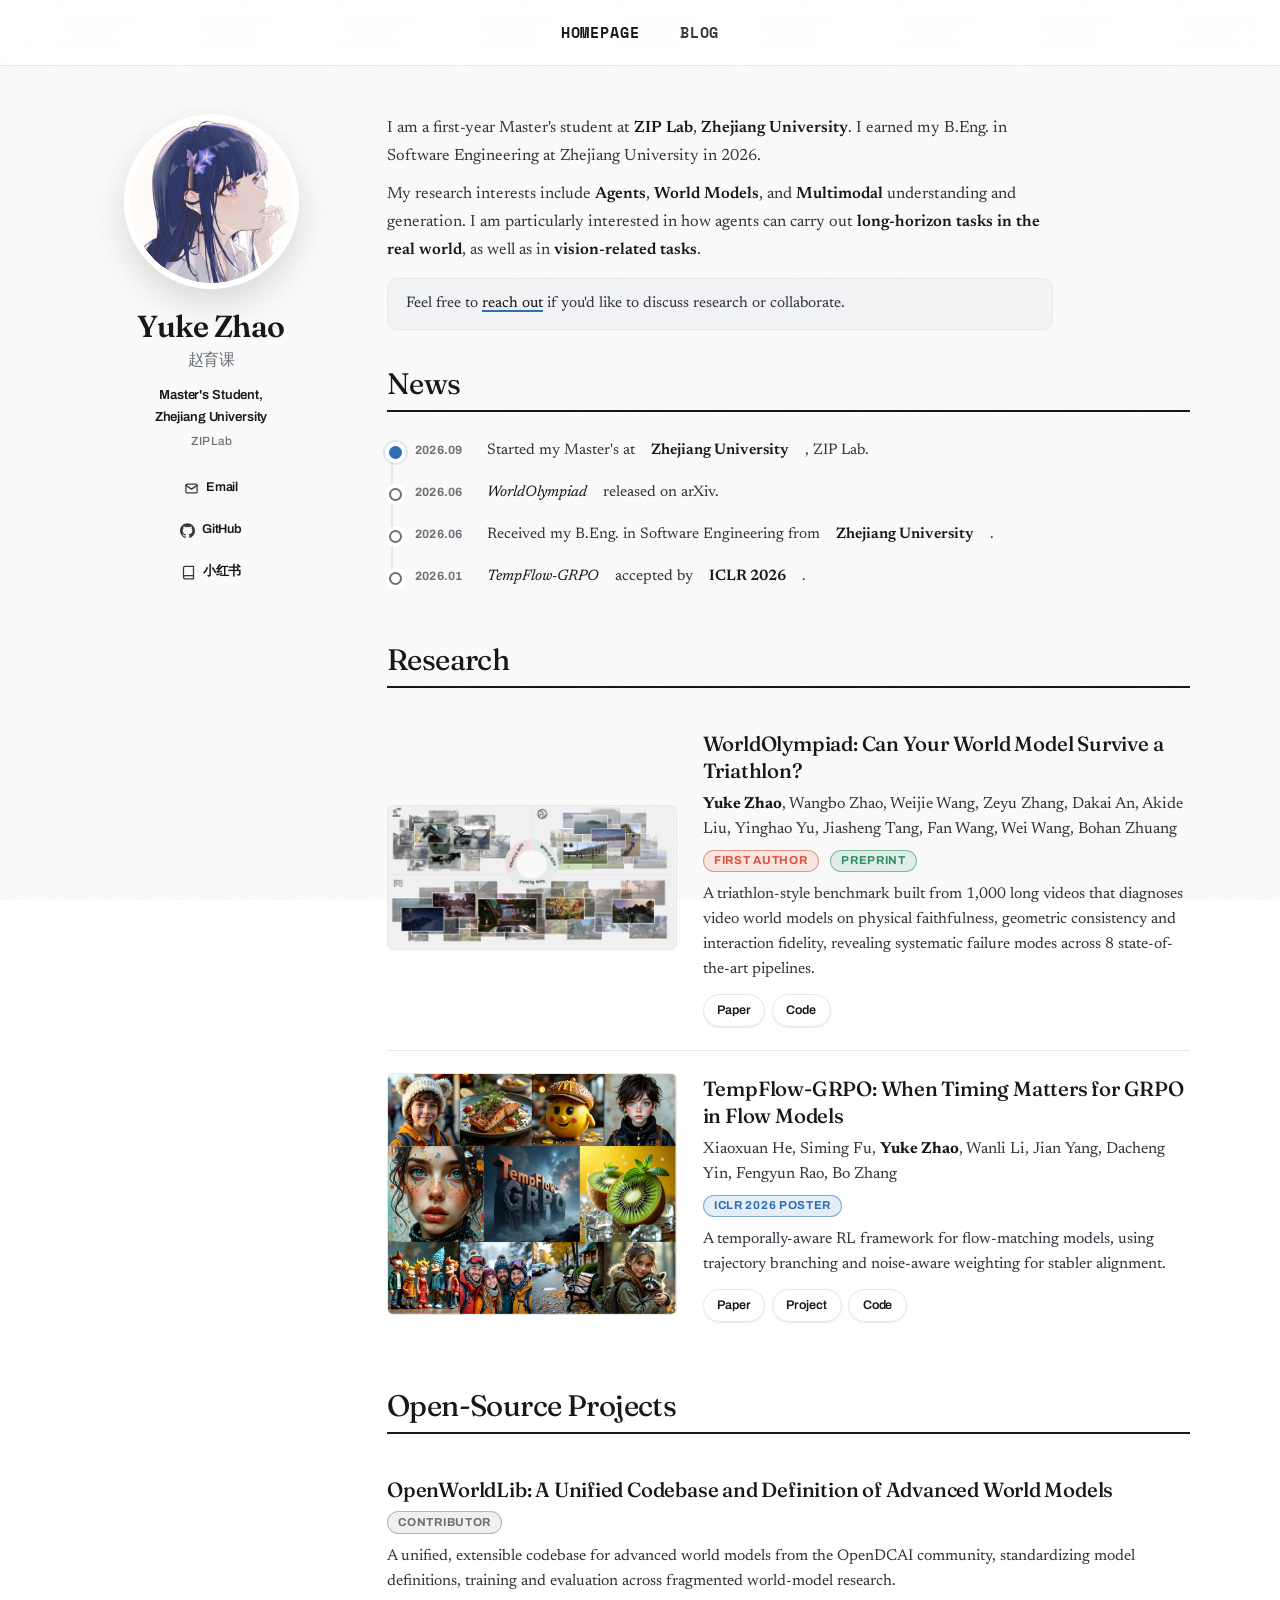
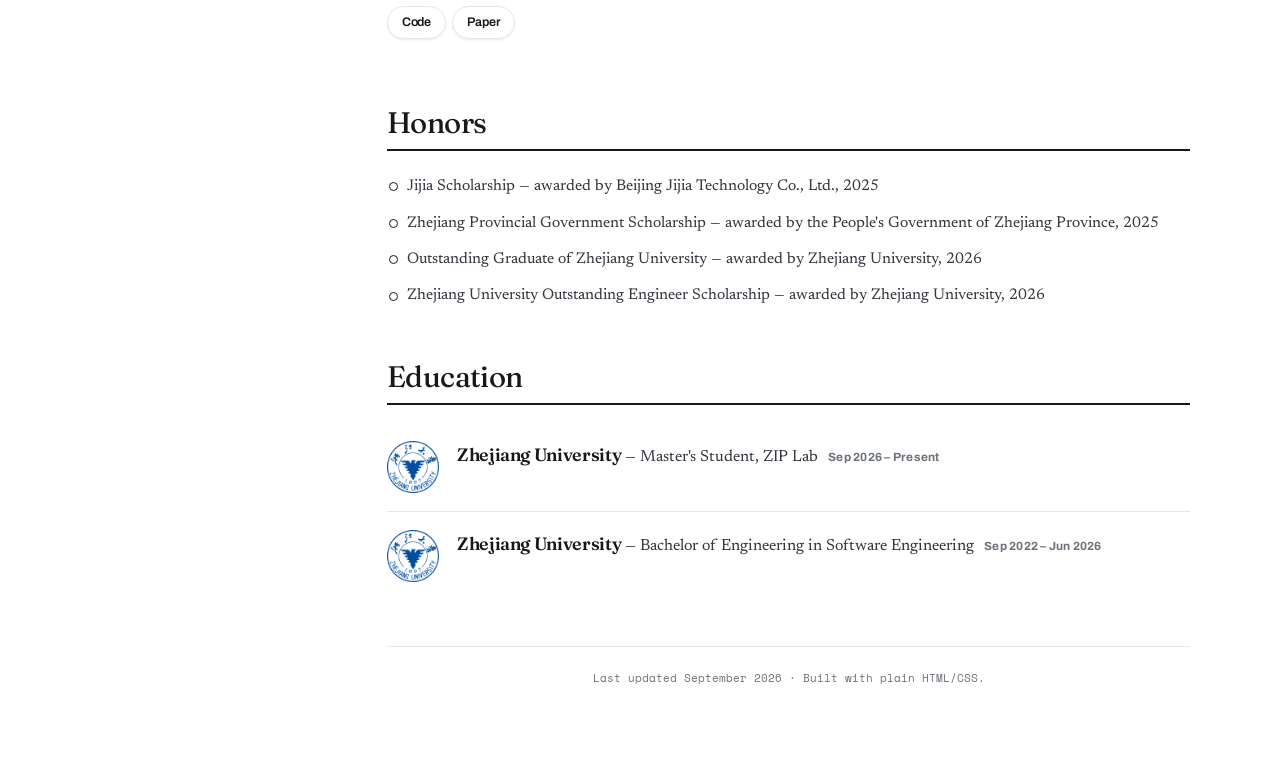
<file: index.html>
<!DOCTYPE html>
<html lang="en">
<head>
<meta charset="UTF-8">
<meta name="viewport" content="width=device-width, initial-scale=1.0">
<title>Yuke Zhao</title>
<meta name="description" content="Yuke Zhao — Master's student at Zhejiang University, ZIP Lab. Agents, World Models, Multimodal.">
<link rel="preconnect" href="https://fonts.googleapis.com">
<link rel="preconnect" href="https://fonts.gstatic.com" crossorigin>
<link href="https://fonts.googleapis.com/css2?family=Archivo:wght@500;600;700&family=Fraunces:ital,opsz,wght,WONK@0,9..144,300..900,0;0,9..144,300..900,1;1,9..144,300..900,0&family=Newsreader:ital,opsz,wght@0,6..72,200..600;1,6..72,200..600&family=Space+Mono:wght@400;700&display=swap" rel="stylesheet">
<link rel="stylesheet" href="style.css?v=5">
</head>
<body>

<nav class="topnav">
  <div class="topnav-inner topnav-minimal">
    <a href="#top" class="nav-home">Homepage</a>
    <a href="blog.html">Blog</a>
  </div>
</nav>

<div class="layout" id="top">

  <aside class="sidebar">
    <div class="author">
      <div class="author-avatar">
        <img src="assets/head.jpg" alt="Yuke Zhao">
      </div>
      <h1 class="author-name">Yuke Zhao <span class="cn">赵育课</span></h1>
      <p class="author-affil">Master's Student,<br>Zhejiang University</p>
      <p class="author-affil-sub">ZIP Lab</p>
      <ul class="author-links">
        <li><a href="mailto:yukezhao37@gmail.com"><svg class="link-ico" width="15" height="15" viewBox="0 0 24 24" fill="none" stroke="currentColor" stroke-width="2" stroke-linecap="round" stroke-linejoin="round"><rect x="3" y="5" width="18" height="14" rx="2"/><path d="m3 7 9 6 9-6"/></svg>Email</a></li>
        <li><a href="https://github.com/hzeroyuke" target="_blank" rel="noopener"><svg class="link-ico" width="15" height="15" viewBox="0 0 24 24" fill="currentColor"><path d="M12 .5C5.37.5 0 5.87 0 12.5c0 5.3 3.44 9.8 8.21 11.39.6.11.82-.26.82-.58v-2.03c-3.34.73-4.04-1.61-4.04-1.61-.55-1.39-1.34-1.76-1.34-1.76-1.09-.75.08-.73.08-.73 1.21.09 1.84 1.24 1.84 1.24 1.07 1.84 2.81 1.31 3.5 1 .11-.78.42-1.31.76-1.61-2.67-.3-5.47-1.33-5.47-5.93 0-1.31.47-2.38 1.24-3.22-.12-.3-.54-1.52.12-3.17 0 0 1.01-.32 3.3 1.23a11.5 11.5 0 0 1 6 0c2.29-1.55 3.3-1.23 3.3-1.23.66 1.65.24 2.87.12 3.17.77.84 1.24 1.91 1.24 3.22 0 4.61-2.8 5.62-5.48 5.92.43.37.81 1.1.81 2.22v3.29c0 .32.22.7.82.58C20.56 22.29 24 17.79 24 12.5 24 5.87 18.63.5 12 .5z"/></svg>GitHub</a></li>
        <li><a href="https://www.xiaohongshu.com/user/profile/662a47050000000007005642" target="_blank" rel="noopener"><svg class="link-ico" width="15" height="15" viewBox="0 0 24 24" fill="none" stroke="currentColor" stroke-width="2" stroke-linecap="round" stroke-linejoin="round"><path d="M4 19.5A2.5 2.5 0 0 1 6.5 17H20"/><path d="M6.5 2H20v20H6.5A2.5 2.5 0 0 1 4 19.5v-15A2.5 2.5 0 0 1 6.5 2z"/></svg>小红书</a></li>
      </ul>
    </div>
  </aside>

  <main class="content">

  <section class="about" id="about">
    <p class="bio">
      I am a first-year Master's student at <strong>ZIP Lab</strong>,
      <strong>Zhejiang University</strong>.
      I earned my B.Eng. in Software Engineering at Zhejiang University in 2026.
    </p>
    <p class="bio">
      My research interests include <strong>Agents</strong>, <strong>World Models</strong>,
      and <strong>Multimodal</strong> understanding and generation. I am particularly
      interested in how agents can carry out <strong>long-horizon tasks in the real world</strong>,
      as well as in <strong>vision-related tasks</strong>.
    </p>
    <p class="bio bio-cta">
      Feel free to <a href="mailto:yukezhao37@gmail.com">reach out</a> if you'd like to discuss research or collaborate.
    </p>
  </section>

  <section class="news" id="news">
    <h2>News</h2>
    <ul>
      <li><span class="date">2026.09</span> Started my Master's at <strong>Zhejiang University</strong>, ZIP Lab.</li>
      <li><span class="date">2026.06</span> <em>WorldOlympiad</em> released on arXiv.</li>
      <li><span class="date">2026.06</span> Received my B.Eng. in Software Engineering from <strong>Zhejiang University</strong>.</li>
      <li><span class="date">2026.01</span> <em>TempFlow-GRPO</em> accepted by <strong>ICLR 2026</strong>.</li>
    </ul>
  </section>

  <section class="pubs" id="research">
    <h2>Research</h2>

    <div class="thread">
      <div class="pub">
        <div class="pub-thumb center"><img src="assets/fig_worldolympiad.png" alt="WorldOlympiad"></div>
        <div class="pub-body">
          <p class="pub-title"><a href="https://arxiv.org/abs/2606.11129" target="_blank" rel="noopener">WorldOlympiad: Can Your World Model Survive a Triathlon?</a></p>
          <p class="pub-authors"><strong>Yuke Zhao</strong>, Wangbo Zhao, Weijie Wang, Zeyu Zhang, Dakai An, Akide Liu, Yinghao Yu, Jiasheng Tang, Fan Wang, Wei Wang, Bohan Zhuang</p>
          <p class="pub-venue"><span class="badge first">First Author</span> <span class="badge report">Preprint</span></p>
          <p class="pub-tldr">A triathlon-style benchmark built from 1,000 long videos that diagnoses video world models on physical faithfulness, geometric consistency and interaction fidelity, revealing systematic failure modes across 8 state-of-the-art pipelines.</p>
          <p class="pub-links"><a href="https://arxiv.org/abs/2606.11129" target="_blank" rel="noopener">Paper</a> <span class="sep">·</span> <a href="https://github.com/alibaba-damo-academy/WorldOlympiad" target="_blank" rel="noopener">Code</a></p>
        </div>
      </div>

      <div class="pub">
        <div class="pub-thumb"><img src="assets/fig_tempflow.png" alt="TempFlow-GRPO"></div>
        <div class="pub-body">
          <p class="pub-title"><a href="https://arxiv.org/abs/2508.04324" target="_blank" rel="noopener">TempFlow-GRPO: When Timing Matters for GRPO in Flow Models</a></p>
          <p class="pub-authors">Xiaoxuan He, Siming Fu, <strong>Yuke Zhao</strong>, Wanli Li, Jian Yang, Dacheng Yin, Fengyun Rao, Bo Zhang</p>
          <p class="pub-venue"><span class="badge conf">ICLR 2026 Poster</span></p>
          <p class="pub-tldr">A temporally-aware RL framework for flow-matching models, using trajectory branching and noise-aware weighting for stabler alignment.</p>
          <p class="pub-links"><a href="https://arxiv.org/abs/2508.04324" target="_blank" rel="noopener">Paper</a> <span class="sep">·</span> <a href="https://tempflowgrpo.github.io/" target="_blank" rel="noopener">Project</a> <span class="sep">·</span> <a href="https://github.com/Shredded-Pork/TempFlow-GRPO" target="_blank" rel="noopener">Code</a></p>
        </div>
      </div>
    </div>
  </section>

  <section class="pubs" id="opensource">
    <h2>Open-Source Projects</h2>

    <div class="pub no-thumb">
      <div class="pub-body">
        <p class="pub-title"><a href="https://github.com/OpenDCAI/OpenWorldLib" target="_blank" rel="noopener">OpenWorldLib: A Unified Codebase and Definition of Advanced World Models</a></p>
        <p class="pub-venue"><span class="badge contrib">Contributor</span></p>
        <p class="pub-tldr">A unified, extensible codebase for advanced world models from the OpenDCAI community, standardizing model definitions, training and evaluation across fragmented world-model research.</p>
        <p class="pub-links"><a href="https://github.com/OpenDCAI/OpenWorldLib" target="_blank" rel="noopener">Code</a> <span class="sep">·</span> <a href="https://arxiv.org/abs/2604.04707" target="_blank" rel="noopener">Paper</a></p>
      </div>
    </div>
  </section>

  <section class="misc" id="honors">
    <h2>Honors</h2>
    <ul class="honors">
      <li>Jijia Scholarship — awarded by Beijing Jijia Technology Co., Ltd., 2025</li>
      <li>Zhejiang Provincial Government Scholarship — awarded by the People's Government of Zhejiang Province, 2025</li>
      <li>Outstanding Graduate of Zhejiang University — awarded by Zhejiang University, 2026</li>
      <li>Zhejiang University Outstanding Engineer Scholarship — awarded by Zhejiang University, 2026</li>
    </ul>
  </section>

  <section class="misc" id="education">
    <h2>Education</h2>
    <ul class="edu">
      <li>
        <span class="edu-logo"><img src="assets/zju.png" alt="ZJU"></span>
        <span class="edu-text"><strong>Zhejiang University</strong> — Master's Student, ZIP Lab <span class="edu-date">Sep 2026 – Present</span></span>
      </li>
      <li>
        <span class="edu-logo"><img src="assets/zju.png" alt="ZJU"></span>
        <span class="edu-text"><strong>Zhejiang University</strong> — Bachelor of Engineering in Software Engineering <span class="edu-date">Sep 2022 – Jun 2026</span></span>
      </li>
    </ul>
  </section>

  <footer>
    <p>Last updated September 2026 · Built with plain HTML/CSS.</p>
  </footer>

  </main>
</div>
</body>
</html>
</file>
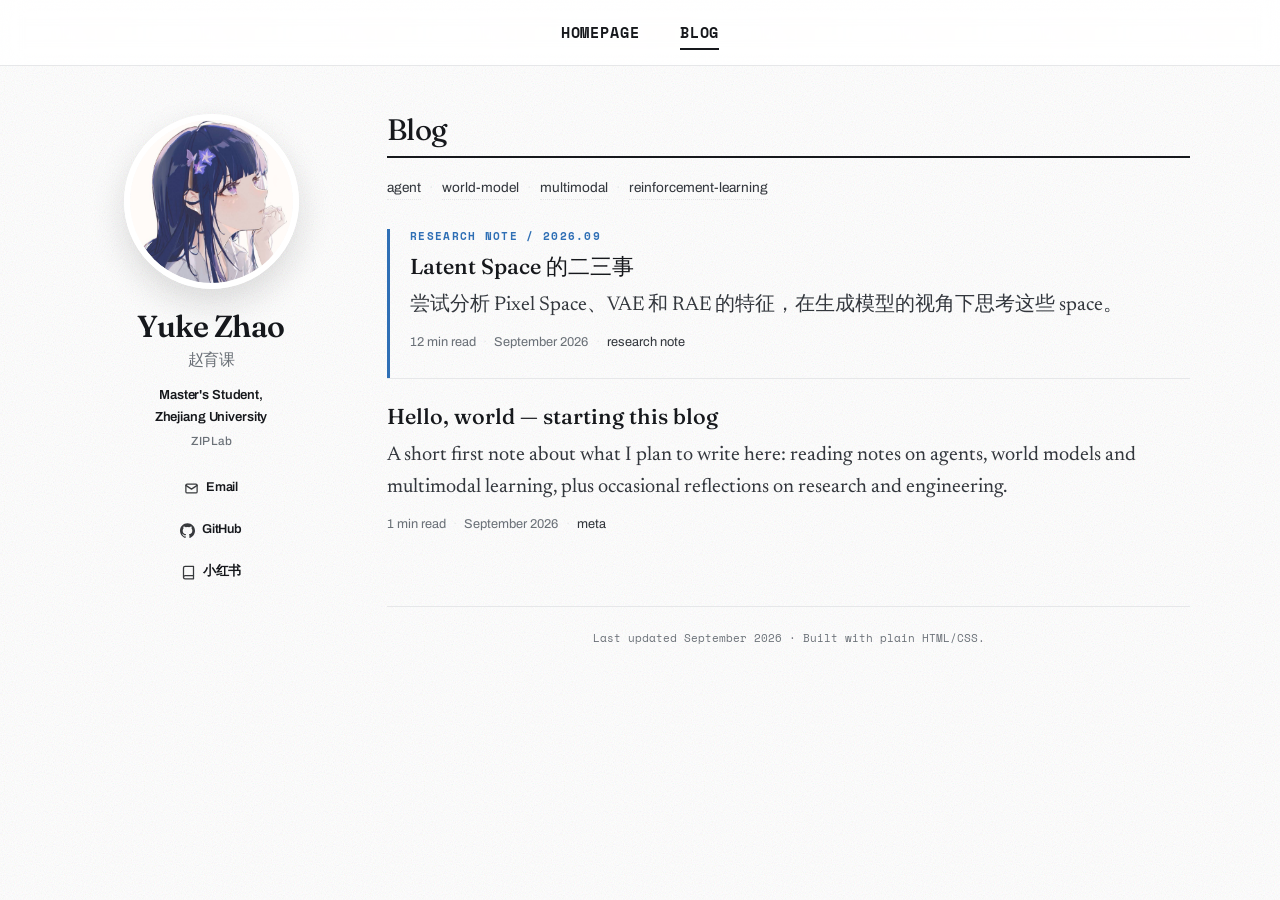
<file: blog.html>
<!DOCTYPE html>
<html lang="en">
<head>
<meta charset="UTF-8">
<meta name="viewport" content="width=device-width, initial-scale=1.0">
<title>Blog · Yuke Zhao</title>
<meta name="description" content="Yuke Zhao's blog — notes on agents, world models and multimodal learning.">
<link rel="preconnect" href="https://fonts.googleapis.com">
<link rel="preconnect" href="https://fonts.gstatic.com" crossorigin>
<link href="https://fonts.googleapis.com/css2?family=Archivo:wght@500;600;700&family=Fraunces:ital,opsz,wght,WONK@0,9..144,300..900,0;0,9..144,300..900,1;1,9..144,300..900,0&family=Newsreader:ital,opsz,wght@0,6..72,200..600;1,6..72,200..600&family=Space+Mono:wght@400;700&display=swap" rel="stylesheet">
<link rel="stylesheet" href="style.css?v=5">
</head>
<body>

<nav class="topnav">
  <div class="topnav-inner topnav-minimal">
    <a href="index.html" class="nav-home">Homepage</a>
    <a href="blog.html" class="active">Blog</a>
  </div>
</nav>

<div class="layout" id="top">

  <aside class="sidebar">
    <div class="author">
      <div class="author-avatar">
        <img src="assets/head.jpg" alt="Yuke Zhao">
      </div>
      <h1 class="author-name">Yuke Zhao <span class="cn">赵育课</span></h1>
      <p class="author-affil">Master's Student,<br>Zhejiang University</p>
      <p class="author-affil-sub">ZIP Lab</p>
      <ul class="author-links">
        <li><a href="mailto:yukezhao37@gmail.com"><svg class="link-ico" width="15" height="15" viewBox="0 0 24 24" fill="none" stroke="currentColor" stroke-width="2" stroke-linecap="round" stroke-linejoin="round"><rect x="3" y="5" width="18" height="14" rx="2"/><path d="m3 7 9 6 9-6"/></svg>Email</a></li>
        <li><a href="https://github.com/hzeroyuke" target="_blank" rel="noopener"><svg class="link-ico" width="15" height="15" viewBox="0 0 24 24" fill="currentColor"><path d="M12 .5C5.37.5 0 5.87 0 12.5c0 5.3 3.44 9.8 8.21 11.39.6.11.82-.26.82-.58v-2.03c-3.34.73-4.04-1.61-4.04-1.61-.55-1.39-1.34-1.76-1.34-1.76-1.09-.75.08-.73.08-.73 1.21.09 1.84 1.24 1.84 1.24 1.07 1.84 2.81 1.31 3.5 1 .11-.78.42-1.31.76-1.61-2.67-.3-5.47-1.33-5.47-5.93 0-1.31.47-2.38 1.24-3.22-.12-.3-.54-1.52.12-3.17 0 0 1.01-.32 3.3 1.23a11.5 11.5 0 0 1 6 0c2.29-1.55 3.3-1.23 3.3-1.23.66 1.65.24 2.87.12 3.17.77.84 1.24 1.91 1.24 3.22 0 4.61-2.8 5.62-5.48 5.92.43.37.81 1.1.81 2.22v3.29c0 .32.22.7.82.58C20.56 22.29 24 17.79 24 12.5 24 5.87 18.63.5 12 .5z"/></svg>GitHub</a></li>
        <li><a href="https://www.xiaohongshu.com/user/profile/662a47050000000007005642" target="_blank" rel="noopener"><svg class="link-ico" width="15" height="15" viewBox="0 0 24 24" fill="none" stroke="currentColor" stroke-width="2" stroke-linecap="round" stroke-linejoin="round"><path d="M4 19.5A2.5 2.5 0 0 1 6.5 17H20"/><path d="M6.5 2H20v20H6.5A2.5 2.5 0 0 1 4 19.5v-15A2.5 2.5 0 0 1 6.5 2z"/></svg>小红书</a></li>
      </ul>
    </div>
  </aside>

  <main class="content">

  <section class="blog" id="blog">
    <h2>Blog</h2>

    <div class="blog-tags">
      <a href="#">agent</a><span>&middot;</span>
      <a href="#">world-model</a><span>&middot;</span>
      <a href="#">multimodal</a><span>&middot;</span>
      <a href="#">reinforcement-learning</a>
    </div>

    <ul class="blog-list">
      <li class="blog-post featured">
        <p class="blog-kicker">Research note / 2026.09</p>
        <h3 class="blog-title"><a href="latent-space.html">Latent Space 的二三事</a></h3>
        <p class="blog-summary">尝试分析 Pixel Space、VAE 和 RAE 的特征，在生成模型的视角下思考这些 space。</p>
        <p class="blog-meta">
          <span>12 min read</span> <span class="sep">&middot;</span> <span>September 2026</span>
          <span class="sep">&middot;</span> <span class="blog-cat">research note</span>
        </p>
      </li>
      <li class="blog-post">
        <h3 class="blog-title"><a href="#">Hello, world &mdash; starting this blog</a></h3>
        <p class="blog-summary">A short first note about what I plan to write here: reading notes on agents, world models and multimodal learning, plus occasional reflections on research and engineering.</p>
        <p class="blog-meta">
          <span>1 min read</span> <span class="sep">&middot;</span> <span>September 2026</span>
          <span class="sep">&middot;</span> <span class="blog-cat">meta</span>
        </p>
      </li>
    </ul>

  </section>

  <footer>
    <p>Last updated September 2026 &middot; Built with plain HTML/CSS.</p>
  </footer>

  </main>
</div>
</body>
</html>
</file>
<file: style.css>
/* =====================================================================
   Wanli Li — academic homepage
   Aesthetic: ink-on-paper, editorial serif, monochrome with blue pops
   Fonts: Fraunces (display) · Newsreader (body) · Space Mono / Archivo (labels)
   ===================================================================== */

:root {
  /* --- ink & paper --- */
  --ink: #16181c;
  --soft: #33373d;
  --faint: #6b7178;
  --line: #e6e7e9;
  --bg: #ffffff;
  --bg-2: #f2f3f4;
  --card: #ffffff;

  /* --- functional accent (links, active states) --- */
  --accent: #2f6fb5;
  --accent-soft: rgba(47, 111, 181, 0.12);

  /* --- pops --- */
  --pop-red: #e0503a;
  --pop-blue: #2f6fb5;
  --pop-amber: #e0a12b;
  --pop-green: #2f9068;
  --marker: rgba(224, 161, 43, 0.28);

  /* --- type --- */
  --font-display: "Fraunces", Georgia, serif;
  --font-body: "Newsreader", Georgia, serif;
  --font-mono: "Space Mono", "SFMono-Regular", monospace;
  --font-ui: "Archivo", -apple-system, BlinkMacSystemFont, sans-serif;
  --font-name: "Fraunces", Georgia, serif;

  --radius: 12px;
  --ease: cubic-bezier(0.22, 1, 0.36, 1);
}

* { box-sizing: border-box; margin: 0; padding: 0; }

html { scroll-behavior: smooth; }

body {
  font-family: var(--font-body);
  color: var(--ink);
  background: var(--bg);
  line-height: 1.7;
  font-size: 20px;
  font-weight: 420;
  font-optical-sizing: auto;
  -webkit-font-smoothing: antialiased;
  overflow-x: hidden;
}

/* paper grain overlay */
body::before {
  content: "";
  position: fixed;
  inset: 0;
  z-index: 1;
  pointer-events: none;
  opacity: 0.4;
  mix-blend-mode: multiply;
  background-image: url("data:image/svg+xml,%3Csvg xmlns='http://www.w3.org/2000/svg' width='140' height='140'%3E%3Cfilter id='n'%3E%3CfeTurbulence type='fractalNoise' baseFrequency='0.9' numOctaves='2' stitchTiles='stitch'/%3E%3C/filter%3E%3Crect width='100%25' height='100%25' filter='url(%23n)' opacity='0.4'/%3E%3C/svg%3E");
}

a {
  color: var(--accent);
  text-decoration: none;
  border-bottom: 1px solid transparent;
  transition: border-color .15s var(--ease), color .15s var(--ease);
}
a:hover { border-bottom-color: var(--accent); }

/* ---------- TOP NAV ---------- */
.topnav {
  position: sticky;
  top: 0;
  z-index: 100;
  background: rgba(255,255,255,0.85);
  backdrop-filter: blur(10px) saturate(1.3);
  border-bottom: 1px solid var(--line);
}
.topnav-inner {
  max-width: 1180px;
  margin: 0 auto;
  padding: 13px 40px;
  display: flex;
  gap: 26px;
  font-family: var(--font-mono);
  font-size: 0.72rem;
  letter-spacing: 0.02em;
}
.topnav a {
  position: relative;
  color: var(--faint);
  border-bottom: none;
  padding: 2px 0;
  transition: color .3s var(--ease);
}
.topnav a::after {
  content: "";
  position: absolute;
  left: 0;
  bottom: -1px;
  width: 100%;
  height: 1.5px;
  background: var(--ink);
  transform: scaleX(0);
  transform-origin: left;
  transition: transform .32s var(--ease);
}
.topnav a:hover { color: var(--ink); border-bottom: none; }
.topnav a:hover::after { transform: scaleX(1); }
.topnav .nav-home { color: var(--ink); font-weight: 700; }

/* ---------- TWO-COLUMN LAYOUT ---------- */
.layout {
  max-width: 1180px;
  margin: 0 auto;
  padding: 48px 40px 80px;
  display: flex;
  align-items: flex-start;
  position: relative;
  z-index: 2;
}
.sidebar {
  width: 22%;
  flex-shrink: 0;
  position: sticky;
  top: 80px;
  text-align: center;
}
.content {
  width: 78%;
  padding-left: 5%;
}

/* ---------- SIDEBAR / AUTHOR ---------- */
.author-avatar {
  width: 175px;
  height: 175px;
  margin: 0 auto 18px;
  border-radius: 50%;
  overflow: hidden;
  padding: 0;
  border: 6px solid var(--card);
  box-shadow: 0 14px 34px rgba(20,24,24,0.14);
  transition: box-shadow .35s var(--ease);
}
.author-avatar:hover { box-shadow: 0 18px 40px rgba(20,24,24,0.2); }
.author-avatar img { width: 100%; height: 100%; object-fit: cover; border-radius: 50%; display: block; }

.author-name {
  font-family: var(--font-name);
  font-size: 1.9rem;
  font-weight: 600;
  line-height: 1.15;
  letter-spacing: -0.015em;
  color: var(--ink);
  margin-bottom: 12px;
  padding: 0.06em 0.04em 0.12em;
}
.author-name .cn {
  display: block;
  font-family: var(--font-display);
  font-size: 1rem;
  font-weight: 400;
  color: var(--faint);
  margin-top: 6px;
}

.author-affil {
  font-family: var(--font-ui);
  font-size: 0.82rem;
  color: var(--ink);
  font-weight: 600;
  letter-spacing: -0.01em;
  margin-bottom: 3px;
}
.author-affil-sub {
  font-family: var(--font-ui);
  font-size: 0.74rem;
  font-weight: 500;
  color: var(--faint);
  margin-bottom: 18px;
}

.author-links { list-style: none; }
.author-links li { padding: 4px 0; }
.author-links a {
  font-family: var(--font-ui);
  font-size: 0.8rem;
  font-weight: 600;
  letter-spacing: -0.01em;
  color: var(--ink);
  border-bottom: none;
  transition: color .3s var(--ease);
}
.author-links a:hover { color: var(--faint); border-bottom: none; }

/* ---------- BIO ---------- */
.bio {
  font-size: 1.02rem;
  line-height: 1.72;
  color: var(--soft);
  max-width: 74ch;
  margin-bottom: 10px;
}
.bio strong { font-weight: 600; color: var(--ink); }
.bio em { font-style: italic; color: var(--ink); }
.bio a {
  color: var(--ink);
  border-bottom: none;
  text-decoration: underline;
  text-decoration-color: var(--pop-blue);
  text-decoration-thickness: 1.5px;
  text-underline-offset: 2.5px;
  text-decoration-skip-ink: none;
}
.bio a:hover { color: var(--pop-blue); text-decoration-thickness: 2px; }
.bio-cta {
  margin-top: 14px;
  padding: 12px 18px;
  background: var(--bg-2);
  border: 1.5px solid var(--line);
  border-radius: 10px;
  font-size: 0.95rem;
  color: var(--soft);
}
.nowrap { white-space: nowrap; }

/* ---------- SECTION HEADERS ---------- */
h2 {
  font-family: var(--font-display);
  font-size: 1.85rem;
  font-weight: 450;
  letter-spacing: -0.02em;
  line-height: 1.08;
  font-variation-settings: "opsz" 30, "wght" 450, "WONK" 0;
  margin-bottom: 18px;
  padding-bottom: 10px;
  border-bottom: 2.5px solid var(--ink);
}
section { margin-bottom: 46px; scroll-margin-top: 4.5rem; }
.about { margin-bottom: 38px; }

/* ---------- NEWS (timeline) ---------- */
.news ul, .misc ul { list-style: none; }
.news ul { position: relative; padding-left: 2px; }
.news ul::before {
  content: "";
  position: absolute;
  top: 1rem;
  bottom: 1rem;
  left: 4px;
  width: 1.5px;
  background: var(--line);
}
.news li {
  position: relative;
  display: flex;
  gap: 16px;
  padding: 8px 0 8px 26px;
  font-size: 0.95rem;
  color: var(--soft);
  align-items: baseline;
}
.news li::before {
  content: "";
  position: absolute;
  left: 0;
  top: 1rem;
  width: 9px;
  height: 9px;
  border-radius: 50%;
  background: var(--card);
  border: 2px solid var(--faint);
  box-shadow: 0 0 0 4px var(--card);
  z-index: 1;
  transition: transform .25s var(--ease), border-color .25s var(--ease), background .25s var(--ease);
}
.news li:first-child::before {
  background: var(--pop-blue);
  border-color: var(--pop-blue);
  box-shadow: 0 0 0 4px var(--card), 0 0 0 6px var(--accent-soft);
}
.news li:hover::before {
  transform: scale(1.25);
  border-color: var(--pop-blue);
  background: var(--pop-blue);
}
.news strong { color: var(--ink); font-weight: 600; }
.news em { font-style: italic; color: var(--ink); }
.date {
  flex-shrink: 0;
  font-family: var(--font-ui);
  color: var(--faint);
  font-variant-numeric: tabular-nums;
  font-size: 0.75rem;
  font-weight: 700;
  letter-spacing: 0.02em;
  min-width: 56px;
  white-space: nowrap;
}

/* ---------- TALKS ---------- */
.talks ul { list-style: none; }
.talks li {
  display: grid;
  grid-template-columns: 64px 1fr auto;
  gap: 6px 18px;
  align-items: baseline;
  padding: 10px 0;
  border-bottom: 1px solid var(--line);
}
.talks li:last-child { border-bottom: none; }
.talk-date {
  font-family: var(--font-ui);
  color: var(--faint);
  font-variant-numeric: tabular-nums;
  font-size: 0.75rem;
  font-weight: 700;
  letter-spacing: 0.02em;
}
.talk-title {
  font-family: var(--font-display);
  font-size: 1.02rem;
  font-weight: 500;
  letter-spacing: -0.01em;
  color: var(--ink);
}
.talk-venue {
  text-align: right;
  font-family: var(--font-ui);
  font-size: 0.78rem;
  font-weight: 600;
  color: var(--faint);
}

/* ---------- RESEARCH ---------- */
.research-note {
  font-size: 0.92rem;
  color: var(--faint);
  margin-bottom: 28px;
  margin-top: -4px;
}
.cofirst { color: var(--pop-red); font-weight: 600; font-size: 0.85em; vertical-align: super; line-height: 0; }

.thread { margin-bottom: 20px; }
.thread + .thread { margin-top: 8px; }
.thread-title {
  font-family: var(--font-display);
  font-size: 1.3rem;
  font-weight: 600;
  letter-spacing: -0.02em;
  color: var(--ink);
  margin-bottom: 4px;
  margin-top: 30px;
  display: inline-block;
  border-bottom: none;
  background-image: linear-gradient(var(--marker), var(--marker));
  background-repeat: no-repeat;
  background-position: 0 88%;
  background-size: 100% 0.36em;
  padding: 0 0.08em 2px;
}
.thread-desc {
  font-size: 0.95rem;
  color: var(--faint);
  margin-bottom: 8px;
}

.pub {
  display: grid;
  grid-template-columns: 290px 1fr;
  gap: 1.6rem;
  align-items: start;
  padding: 1.4rem 0;
  border-top: 1px solid var(--line);
  border-bottom: none;
}
.pub:first-of-type { border-top: none; }

.pub-thumb {
  display: block;
  width: 100%;
  border-radius: 6px;
  overflow: hidden;
  background: var(--bg-2);
  border: 1px solid var(--line);
  box-shadow: none;
}
.pub-thumb img {
  width: 100%;
  height: auto;
  object-fit: contain;
  display: block;
  border-radius: 0;
  box-shadow: none;
  transition: transform .5s var(--ease);
}
.pub:hover .pub-thumb img { transform: scale(1.05); }

.pub-body { min-width: 0; }
.pub-title {
  font-family: var(--font-display);
  font-size: 1.28rem;
  font-weight: 500;
  letter-spacing: -0.01em;
  line-height: 1.32;
  margin: 0.1rem 0 0.5rem;
}
.pub-title a { color: var(--ink); border-bottom: none; }
.pub-title a:hover { color: var(--pop-blue); border-bottom: none; }

/* hand-drawn brush underline for MY name */
.pub-authors {
  font-size: 1rem;
  color: var(--soft);
  line-height: 1.56;
  margin-bottom: 8px;
}
.pub-authors strong {
  color: var(--ink);
  font-weight: 700;
  white-space: nowrap;
}

/* venue line + pill badges */
.pub-venue {
  display: flex;
  align-items: center;
  flex-wrap: wrap;
  gap: 0.4rem 0.7rem;
  font-family: var(--font-ui);
  font-size: 0.78rem;
  font-weight: 700;
  letter-spacing: 0.04em;
  text-transform: uppercase;
  color: var(--faint);
  margin-bottom: 10px;
}
.badge {
  display: inline-flex;
  align-items: center;
  font-family: var(--font-ui);
  font-size: 0.72rem;
  font-weight: 700;
  letter-spacing: 0.06em;
  line-height: 1;
  padding: 0.28rem 0.65rem;
  border-radius: 40px;
  margin-right: 0;
  vertical-align: baseline;
}
.badge.first {
  color: var(--pop-red);
  background: rgba(224, 80, 58, 0.12);
  border: 1.5px solid rgba(224, 80, 58, 0.55);
}
.badge.cofirst-b {
  color: var(--pop-amber);
  background: rgba(224, 161, 43, 0.14);
  border: 1.5px solid rgba(224, 161, 43, 0.6);
}
.badge.conf {
  color: var(--pop-blue);
  background: var(--accent-soft);
  border: 1.5px solid rgba(47, 111, 181, 0.55);
}
.badge.report {
  color: var(--pop-green);
  background: rgba(47, 144, 104, 0.12);
  border: 1.5px solid rgba(47, 144, 104, 0.55);
}
.badge.contrib {
  color: var(--faint);
  background: rgba(107, 113, 120, 0.1);
  border: 1.5px solid rgba(107, 113, 120, 0.45);
}
.cite {
  font-family: var(--font-ui);
  color: var(--faint);
  font-size: 0.74rem;
  font-weight: 600;
  letter-spacing: 0.01em;
  text-transform: none;
}

.pub-tldr {
  font-size: 0.98rem;
  color: var(--soft);
  margin-bottom: 12px;
  line-height: 1.6;
}

/* pill link buttons */
.pub-links {
  display: flex;
  flex-wrap: wrap;
  gap: 0.4rem;
  font-size: 1rem;
}
.pub-links .sep { display: none; }
.pub-links a {
  font-family: var(--font-ui);
  font-size: 0.78rem;
  font-weight: 600;
  letter-spacing: -0.005em;
  color: var(--ink);
  background: var(--bg);
  border: 1px solid var(--line);
  border-bottom: 1px solid var(--line);
  padding: 0.3rem 0.85rem;
  border-radius: 40px;
  box-shadow: 0 1px 2px rgba(22,24,28,0.08);
  transition: transform .18s var(--ease), box-shadow .18s var(--ease),
              background .28s var(--ease), border-color .28s var(--ease);
}
.pub-links a:hover {
  background: var(--bg-2);
  border-color: var(--faint);
  transform: translateY(-1px);
  box-shadow: 0 3px 8px rgba(22,24,28,0.12);
}

/* ---------- EXPERIENCE ---------- */
.experience .exp-item {
  display: flex;
  gap: 18px;
  padding: 18px 0;
  border-bottom: 1px solid var(--line);
}
.experience .exp-item:last-child { border-bottom: none; }

.exp-logo {
  width: 52px;
  height: 52px;
  flex-shrink: 0;
  border-radius: 10px;
  background: var(--card);
  border: 1px solid var(--line);
  display: flex;
  align-items: center;
  justify-content: center;
  padding: 8px;
}
.exp-logo img { max-width: 100%; max-height: 100%; object-fit: contain; display: block; }

.exp-body { flex: 1; min-width: 0; }
.exp-head {
  display: flex;
  justify-content: space-between;
  align-items: baseline;
  gap: 10px;
  flex-wrap: wrap;
}
.exp-org {
  font-family: var(--font-display);
  font-size: 1.12rem;
  font-weight: 600;
  letter-spacing: -0.02em;
  color: var(--ink);
}
.exp-date {
  font-family: var(--font-ui);
  font-size: 0.74rem;
  font-weight: 700;
  letter-spacing: 0.02em;
  color: var(--faint);
  font-variant-numeric: tabular-nums;
  white-space: nowrap;
}
.exp-role {
  font-family: var(--font-ui);
  font-size: 0.78rem;
  font-weight: 600;
  letter-spacing: 0.01em;
  color: var(--pop-blue);
  margin: 4px 0 7px;
}
.exp-desc {
  font-size: 0.98rem;
  color: var(--soft);
  line-height: 1.6;
}
.exp-desc strong { font-weight: 600; color: var(--ink); }
.exp-desc em { font-style: italic; }
.exp-mentor {
  font-size: 0.9rem;
  color: var(--faint);
  margin-top: 6px;
}
.exp-mentor a { color: var(--soft); border-bottom: none; }
.exp-mentor a:hover { color: var(--pop-blue); border-bottom: 1px solid var(--pop-blue); }

/* ---------- SKILLS ---------- */
.skill-row {
  display: flex;
  gap: 18px;
  padding: 11px 0;
  border-bottom: 1px solid var(--line);
  font-size: 0.97rem;
}
.skill-row:last-child { border-bottom: none; }
.skill-key {
  flex: 0 0 110px;
  font-family: var(--font-mono);
  font-size: 0.72rem;
  font-weight: 700;
  letter-spacing: 0.14em;
  text-transform: uppercase;
  color: var(--ink);
  padding-top: 4px;
}
.skill-val { flex: 1; color: var(--soft); }

/* ---------- EDUCATION ---------- */
.misc .edu { margin-bottom: 18px; }
.misc .edu li {
  display: flex;
  align-items: flex-start;
  gap: 18px;
  padding: 18px 0;
  border-bottom: 1px solid var(--line);
}
.misc .edu li:last-child { border-bottom: none; }
.edu-logo {
  width: 52px;
  height: 52px;
  flex-shrink: 0;
  display: flex;
  align-items: center;
  justify-content: center;
}
.edu-logo img { max-width: 100%; max-height: 100%; object-fit: contain; }
.edu-text { font-size: 1rem; color: var(--soft); line-height: 1.55; }
.edu-text strong {
  font-family: var(--font-display);
  font-size: 1.12rem;
  font-weight: 600;
  letter-spacing: -0.02em;
  color: var(--ink);
}
.edu-date {
  font-family: var(--font-ui);
  color: var(--faint);
  font-size: 0.74rem;
  font-weight: 700;
  letter-spacing: 0.02em;
  margin-left: 6px;
}
.edu-advisor { font-size: 0.9rem; color: var(--faint); }
.edu-advisor a { color: var(--soft); border-bottom: none; }
.edu-advisor a:hover { color: var(--pop-blue); border-bottom: 1px solid var(--pop-blue); }

/* ---------- HONORS ---------- */
.misc .honors { list-style: none; }
.misc .honors li {
  font-size: 0.97rem;
  color: var(--soft);
  padding: 5px 0 5px 20px;
  position: relative;
}
.misc .honors li::before {
  content: "";
  position: absolute;
  left: 2px;
  top: 0.85em;
  width: 7px;
  height: 7px;
  border-radius: 50%;
  background: transparent;
  border: 1.5px solid var(--ink);
}

/* ---------- FOOTER ---------- */
footer {
  border-top: 1px solid var(--line);
  padding-top: 22px;
  font-family: var(--font-mono);
  font-size: 0.68rem;
  color: var(--faint);
  text-align: center;
}

/* ---------- RESPONSIVE ---------- */
@media (max-width: 900px) {
  body { font-size: 19px; }
  .topnav-inner { padding: 12px 20px; gap: 18px; overflow-x: auto; }
  .layout { flex-direction: column; padding: 32px 22px 60px; }
  .sidebar { width: 100%; position: static; margin-bottom: 36px; }
  .content { width: 100%; padding-left: 0; }
  .author-avatar { width: 140px; height: 140px; }
  .pub { grid-template-columns: 240px 1fr; gap: 1.2rem; }
}
@media (max-width: 560px) {
  body { font-size: 18px; }
  .pub { grid-template-columns: 1fr; gap: 0.8rem; }
  .pub-thumb { max-width: 260px; }
  .date { min-width: 52px; }
  .talks li { grid-template-columns: 52px 1fr; }
  .talk-venue { grid-column: 2; text-align: left; }
  .news li { flex-direction: column; gap: 2px; }
}

/* ---------- MOTION PREFERENCES ---------- */
@media (prefers-reduced-motion: reduce) {
  *, *::before, *::after {
    animation: none !important;
    transition: none !important;
  }
}

.pub.no-thumb { grid-template-columns: 1fr; }

.pub-thumb.center { align-self: center; }

/* ---- Blog page ---- */
.blog-tags {
  font-family: var(--font-ui);
  font-size: 0.85rem;
  color: var(--faint);
  margin: 0.2rem 0 1.8rem;
  display: flex;
  flex-wrap: wrap;
  align-items: center;
  gap: 0.5rem;
}
.blog-tags a {
  color: var(--soft);
  text-decoration: none;
  border-bottom: 1px dotted var(--line);
}
.blog-tags a:hover { color: var(--ink); }
.blog-tags span { color: var(--line); }

.blog-list { list-style: none; padding: 0; margin: 0; }
.blog-post {
  padding: 1.5rem 0;
  border-top: 1px solid var(--line);
}
.blog-post:first-child { border-top: none; padding-top: 0; }

.blog-title {
  font-family: var(--font-display);
  font-size: 1.35rem;
  font-weight: 500;
  margin: 0 0 0.5rem;
  line-height: 1.3;
}
.blog-title a {
  color: var(--ink);
  text-decoration: none;
}
.blog-title a:hover { text-decoration: underline; }

.blog-summary {
  color: var(--soft);
  line-height: 1.6;
  margin: 0 0 0.7rem;
}
.blog-meta {
  font-family: var(--font-ui);
  font-size: 0.8rem;
  color: var(--faint);
  margin: 0;
  display: flex;
  flex-wrap: wrap;
  align-items: center;
  gap: 0.45rem;
}
.blog-meta .sep { color: var(--line); }
.blog-cat {
  color: var(--soft);
  text-transform: lowercase;
}
.topnav .active { color: var(--ink); font-weight: 600; }

/* ---- Minimal two-item nav (Homepage / Blog) ---- */
.topnav-minimal {
  gap: 40px;
  justify-content: center;
  padding-top: 16px;
  padding-bottom: 16px;
}
.topnav-minimal a {
  font-size: 0.92rem;
  font-weight: 700;
  letter-spacing: 0.06em;
  text-transform: uppercase;
  color: var(--soft);
  padding: 4px 0;
}
.topnav-minimal a:hover { color: var(--ink); }
.topnav-minimal a::after { height: 2px; }
.topnav-minimal .nav-home,
.topnav-minimal .active { color: var(--ink); }
.topnav-minimal .active::after { transform: scaleX(1); }

/* ---- Contact link icons ---- */
.author-links a { display: inline-flex; align-items: center; gap: 7px; }
.link-ico { flex: 0 0 auto; opacity: 0.85; }

/* ---- Long-form research note ---- */
.blog-kicker,
.article-kicker {
  font-family: var(--font-mono);
  font-size: 0.68rem;
  line-height: 1.4;
  letter-spacing: 0.12em;
  text-transform: uppercase;
  color: var(--pop-blue);
  font-weight: 700;
}
.blog-kicker { margin-bottom: 0.55rem; }
.blog-post.featured { border-left: 3px solid var(--pop-blue); padding-left: 1.25rem; }

.article-head { margin-bottom: 2.4rem; }
.article-back {
  display: inline-flex;
  align-items: center;
  gap: 0.4rem;
  margin-bottom: 1.8rem;
  color: var(--faint);
  font-family: var(--font-ui);
  font-size: 0.78rem;
  font-weight: 700;
  letter-spacing: 0.04em;
  border-bottom: 1px solid var(--line);
  padding-bottom: 0.18rem;
}
.article-back:hover { color: var(--ink); border-bottom-color: var(--ink); }
.article-title {
  max-width: none;
  font-family: var(--font-display);
  font-size: 4.4rem;
  font-weight: 500;
  line-height: 0.98;
  letter-spacing: -0.045em;
  color: var(--ink);
  margin-bottom: 1.25rem;
  white-space: nowrap;
}
.article-dek {
  max-width: none;
  color: var(--soft);
  font-size: 1.18rem;
  line-height: 1.55;
  margin-bottom: 0.9rem;
  white-space: nowrap;
}
.article-meta {
  display: flex;
  flex-wrap: wrap;
  gap: 0.45rem 0.7rem;
  align-items: center;
  color: var(--faint);
  font-family: var(--font-ui);
  font-size: 0.76rem;
  font-weight: 600;
}
.article-meta .sep { color: var(--line); }

.article-toc {
  display: flex;
  flex-wrap: wrap;
  gap: 0.5rem 1rem;
  margin: 0 0 2.3rem;
  padding: 0.8rem 0;
  border-top: 1px solid var(--line);
  border-bottom: 1px solid var(--line);
}
.article-toc a {
  color: var(--soft);
  font-family: var(--font-ui);
  font-size: 0.76rem;
  font-weight: 600;
  border-bottom: 1px dotted var(--line);
}
.article-toc a:hover { color: var(--pop-blue); border-bottom-color: var(--pop-blue); }

.article-body { max-width: 74ch; }
.article-body h2 {
  margin: 2.8rem 0 1.05rem;
  padding: 0 0 0.5rem;
  border-bottom: 1.5px solid var(--ink);
  font-size: 1.62rem;
  letter-spacing: -0.025em;
}
.article-body h2:first-child { margin-top: 0; }
.article-body h2::before {
  content: "";
  display: inline-block;
  width: 0.5em;
  height: 0.5em;
  margin: 0 0.42em 0.06em 0;
  background: var(--pop-amber);
}
.article-body p { color: var(--soft); margin-bottom: 1.05rem; }
.article-body strong { color: var(--ink); font-weight: 650; }
.article-body em { color: var(--ink); }
.article-body blockquote {
  margin: 1.45rem 0;
  padding: 0.8rem 1rem 0.8rem 1.15rem;
  border-left: 3px solid var(--pop-amber);
  background: rgba(224, 161, 43, 0.08);
  color: var(--soft);
  font-size: 0.98em;
}
.article-body ul { margin: 0.3rem 0 1.25rem 1.3rem; color: var(--soft); }
.article-body li { padding: 0.18rem 0; }
.article-body li::marker { color: var(--pop-blue); }
.article-equation {
  margin: 1.35rem 0;
  padding: 0.2rem 0;
  overflow-x: auto;
  color: var(--ink);
  text-align: center;
}
.article-figure {
  margin: 1.7rem 0 1.9rem;
  padding: 0.55rem;
  background: var(--bg-2);
  border: 1px solid var(--line);
}
.article-figure img { display: block; width: 100%; height: auto; }
.article-figure figcaption {
  padding: 0.45rem 0.35rem 0.1rem;
  color: var(--faint);
  font-family: var(--font-ui);
  font-size: 0.67rem;
  line-height: 1.4;
}
.article-note {
  color: var(--faint) !important;
  font-size: 0.95em;
  border-left: 2px solid var(--line);
  padding-left: 1rem;
}
.article-references { list-style: none; margin-left: 0 !important; }
.article-references li { padding-left: 1.1rem; position: relative; }
.article-references li::before {
  content: "↳";
  position: absolute;
  left: 0;
  color: var(--pop-blue);
}
.article-references a { color: var(--soft); text-decoration: underline; text-decoration-color: var(--line); text-underline-offset: 3px; }
.article-references a:hover { color: var(--pop-blue); text-decoration-color: var(--pop-blue); }

@media (max-width: 700px) {
  .article-title { max-width: 100%; font-size: 3rem; white-space: normal; }
  .article-dek { white-space: normal; }
  .article-body h2 { font-size: 1.45rem; }
}
</file>
